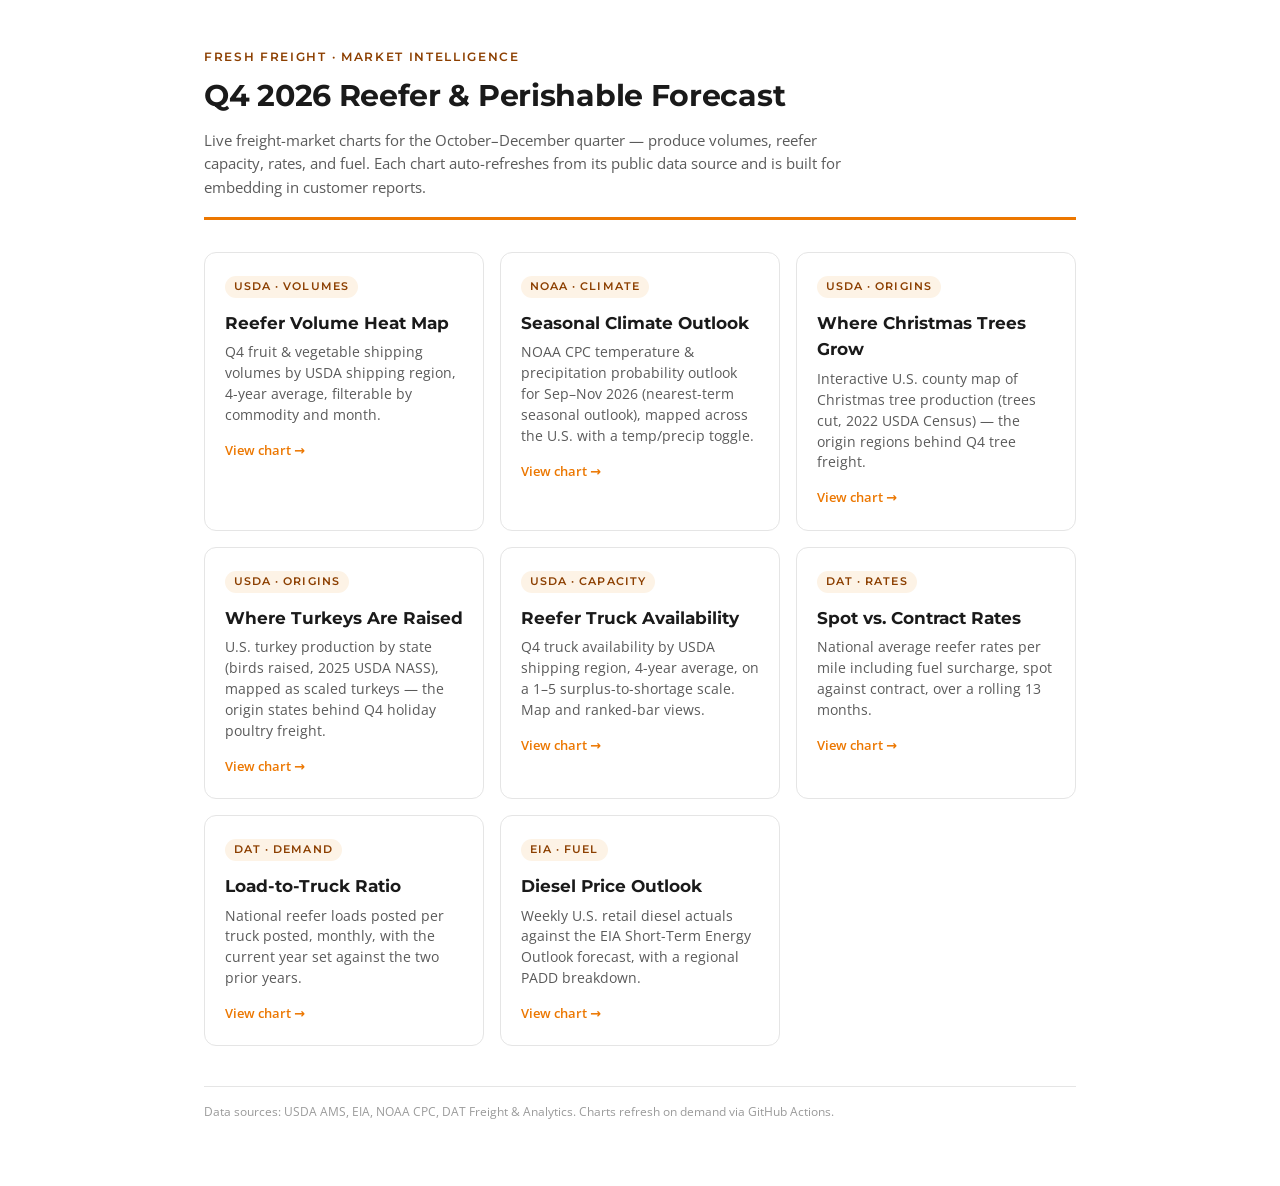
<file: site/index.html>
<!DOCTYPE html>
<html lang="en">
<head>
<meta charset="UTF-8" />
<meta name="viewport" content="width=device-width, initial-scale=1.0" />
<title>Q4 2026 Reefer &amp; Perishable Forecast Charts — Fresh Freight</title>
<link rel="preconnect" href="https://fonts.googleapis.com" />
<link rel="preconnect" href="https://fonts.gstatic.com" crossorigin />
<link href="https://fonts.googleapis.com/css2?family=Montserrat:wght@500;600;700&family=Open+Sans:wght@400;600&display=swap" rel="stylesheet" />
<style>
  :root {
    --bg: #ffffff;
    --bg-soft: #fafafa;
    --ink: #1a1a1a;
    --ink-soft: #5a5a5a;
    --ink-muted: #9a9a9a;
    --rule: #e5e5e5;
    --accent: #ec7700;        /* Mango Tango */
    --accent-dark: #8c3f00;
    --accent-light: #fdf3e6;
  }
  * { box-sizing: border-box; margin: 0; padding: 0; }
  html, body {
    background: var(--bg);
    color: var(--ink);
    font-family: 'Open Sans', system-ui, sans-serif;
    font-size: 15px;
    line-height: 1.55;
  }
  h1, h2, h3 { font-family: 'Montserrat', sans-serif; }
  .wrap { max-width: 920px; margin: 0 auto; padding: 48px 24px 64px; }

  .head { border-bottom: 3px solid var(--accent); padding-bottom: 18px; margin-bottom: 8px; }
  .eyebrow {
    font-family: 'Montserrat', sans-serif;
    font-size: 12px; font-weight: 600; letter-spacing: 0.14em;
    text-transform: uppercase; color: var(--accent-dark);
  }
  .head h1 { font-size: 30px; font-weight: 700; letter-spacing: -0.01em; margin-top: 6px; }
  .head p { color: var(--ink-soft); margin-top: 10px; max-width: 640px; }

  .grid {
    display: grid; grid-template-columns: repeat(auto-fill, minmax(260px, 1fr));
    gap: 16px; margin-top: 32px;
  }
  .card {
    display: block; text-decoration: none; color: inherit;
    border: 1px solid var(--rule); border-radius: 12px; padding: 20px 20px 22px;
    background: var(--bg); transition: border-color 140ms ease, box-shadow 140ms ease, transform 140ms ease;
  }
  .card:hover { border-color: var(--accent); box-shadow: 0 6px 20px rgba(0,0,0,0.07); transform: translateY(-2px); }
  .card .tag {
    font-family: 'Montserrat', sans-serif; font-size: 10.5px; font-weight: 600;
    letter-spacing: 0.1em; text-transform: uppercase; color: var(--accent-dark);
    background: var(--accent-light); display: inline-block; padding: 3px 9px; border-radius: 999px;
  }
  .card h3 { font-size: 17px; font-weight: 700; margin: 12px 0 6px; }
  .card p { font-size: 13.5px; color: var(--ink-soft); }
  .card .go { margin-top: 14px; font-size: 13px; font-weight: 600; color: var(--accent); }

  .soon { opacity: 0.55; pointer-events: none; }
  .soon .go { color: var(--ink-muted); }

  .foot { margin-top: 40px; font-size: 12px; color: var(--ink-muted); border-top: 1px solid var(--rule); padding-top: 16px; }
</style>
</head>
<body>
<div class="wrap">
  <div class="head">
    <div class="eyebrow">Fresh Freight · Market Intelligence</div>
    <h1>Q4 2026 Reefer &amp; Perishable Forecast</h1>
    <p>Live freight-market charts for the October–December quarter — produce volumes, reefer capacity, rates, and fuel. Each chart auto-refreshes from its public data source and is built for embedding in customer reports.</p>
  </div>

  <div class="grid">
    <a class="card" href="usda-commodity-heatmap/">
      <span class="tag">USDA · Volumes</span>
      <h3>Reefer Volume Heat Map</h3>
      <p>Q4 fruit &amp; vegetable shipping volumes by USDA shipping region, 4-year average, filterable by commodity and month.</p>
      <div class="go">View chart →</div>
    </a>

    <a class="card" href="climate-map/">
      <span class="tag">NOAA · Climate</span>
      <h3>Seasonal Climate Outlook</h3>
      <p>NOAA CPC temperature &amp; precipitation probability outlook for Sep–Nov 2026 (nearest-term seasonal outlook), mapped across the U.S. with a temp/precip toggle.</p>
      <div class="go">View chart →</div>
    </a>

    <a class="card" href="christmas-tree-map/">
      <span class="tag">USDA · Origins</span>
      <h3>Where Christmas Trees Grow</h3>
      <p>Interactive U.S. county map of Christmas tree production (trees cut, 2022 USDA Census) — the origin regions behind Q4 tree freight.</p>
      <div class="go">View chart →</div>
    </a>

    <a class="card" href="turkey-map/">
      <span class="tag">USDA · Origins</span>
      <h3>Where Turkeys Are Raised</h3>
      <p>U.S. turkey production by state (birds raised, 2025 USDA NASS), mapped as scaled turkeys — the origin states behind Q4 holiday poultry freight.</p>
      <div class="go">View chart →</div>
    </a>

    <a class="card" href="usda-truck-availability/">
      <span class="tag">USDA · Capacity</span>
      <h3>Reefer Truck Availability</h3>
      <p>Q4 truck availability by USDA shipping region, 4-year average, on a 1–5 surplus-to-shortage scale. Map and ranked-bar views.</p>
      <div class="go">View chart →</div>
    </a>

    <a class="card" href="reefer-rates/">
      <span class="tag">DAT · Rates</span>
      <h3>Spot vs. Contract Rates</h3>
      <p>National average reefer rates per mile including fuel surcharge, spot against contract, over a rolling 13 months.</p>
      <div class="go">View chart →</div>
    </a>

    <a class="card" href="reefer-load-to-truck-ratio/">
      <span class="tag">DAT · Demand</span>
      <h3>Load-to-Truck Ratio</h3>
      <p>National reefer loads posted per truck posted, monthly, with the current year set against the two prior years.</p>
      <div class="go">View chart →</div>
    </a>

    <a class="card" href="diesel-price-outlook/">
      <span class="tag">EIA · Fuel</span>
      <h3>Diesel Price Outlook</h3>
      <p>Weekly U.S. retail diesel actuals against the EIA Short-Term Energy Outlook forecast, with a regional PADD breakdown.</p>
      <div class="go">View chart →</div>
    </a>
  </div>

  <div class="foot">
    Data sources: USDA AMS, EIA, NOAA CPC, DAT Freight &amp; Analytics. Charts refresh on demand via GitHub Actions.
  </div>
</div>
</body>
</html>
</file>
